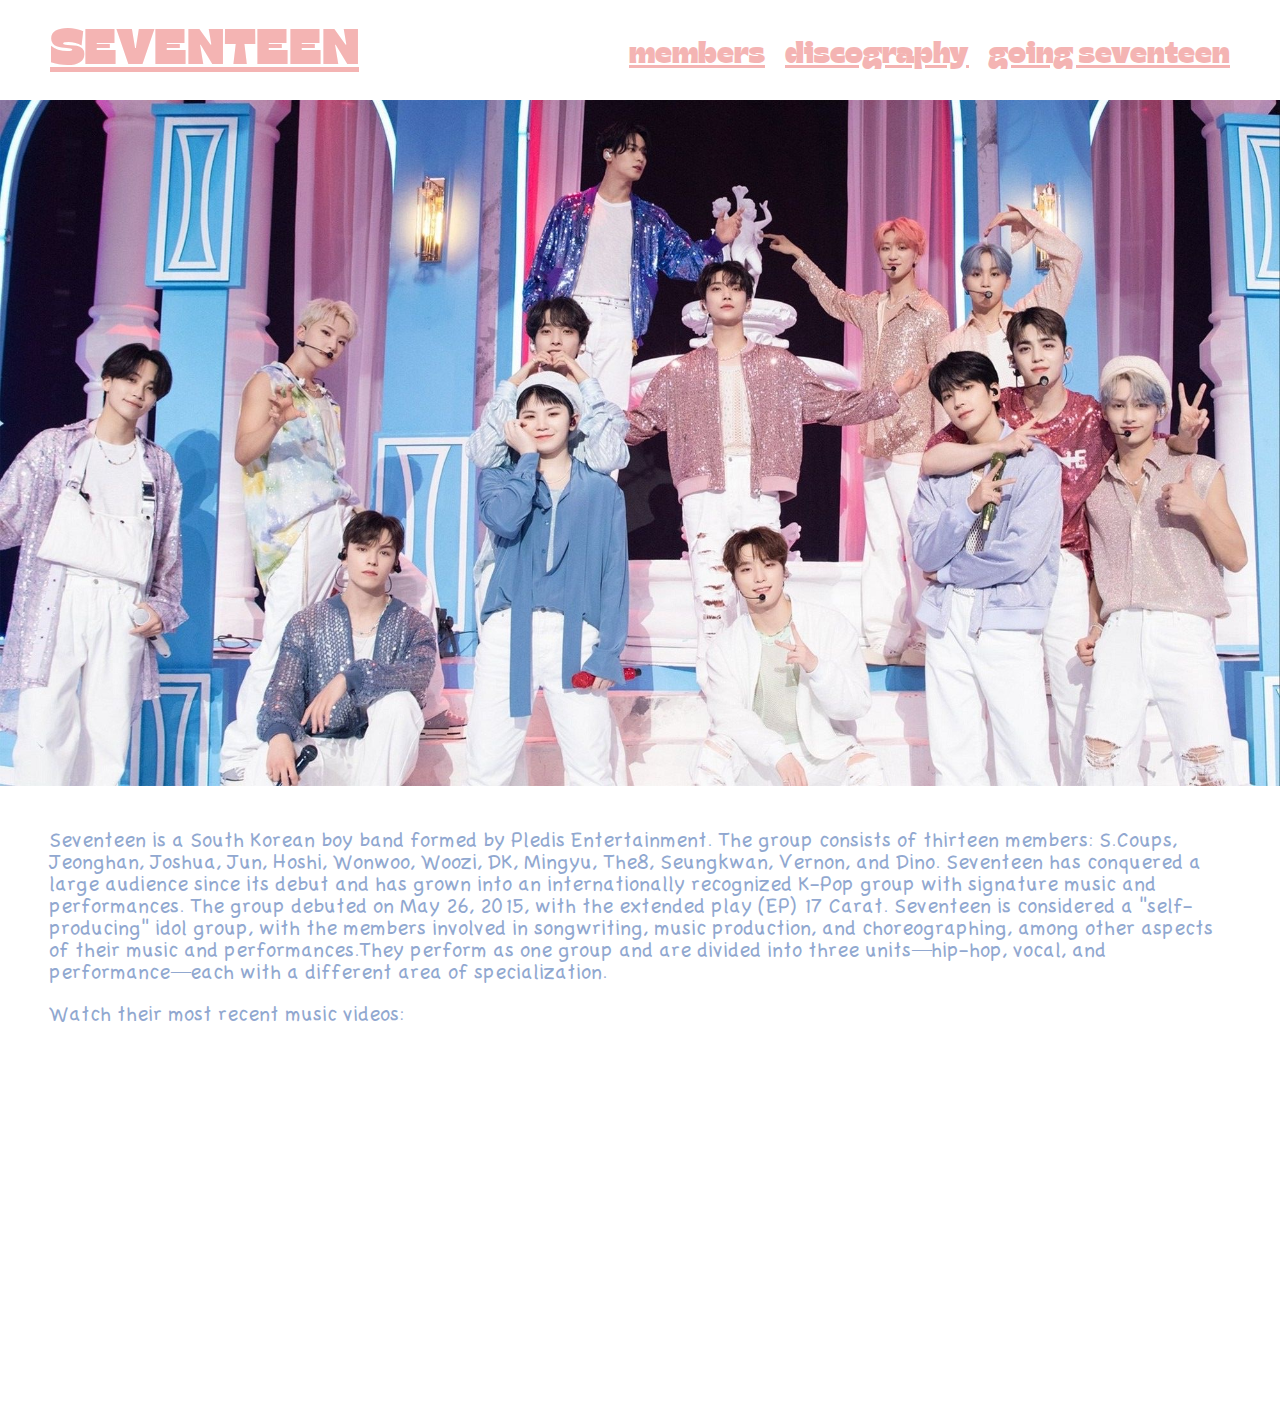
<file: index.html>
<!DOCTYPE html>
<html>
<head>
	<meta charset="utf-8">
	<meta name="viewport" content="width=device-width, initial-scale=1">
	<link rel="stylesheet" type="text/css" href="style.css">
	<title>Seventeen</title>
</head>
<body>

	<div class="navigator">
		<div class="button1"><a href="index.html">SEVENTEEN</a></div>

		<div class="navigator1">
		<div class="button"><a href="members.html">members</a></div>
		<div class="button"><a href="albums.html">discography</a></div>
		<div class="button"><a href="shows.html">going seventeen</a></div>
		</div>
	</div>
	<div class="navigatorsmall">
		<p><div class="button1small"><a href="index.html">SEVENTEEN</a></div></p>
		<div class="navigator1small">
		<P><div class="buttonsmall"><a href="members.html">members</a></div></p>
		<p><div class="buttonsmall"><a href="albums.html">discography</a></div></p>
		<p><div class="buttonsmall"><a href="shows.html">going seventeen</a></div></p>
		</div>
	</div>

	<img src="seventeen.JPG" width="100%">

	<div class="description"> <p>Seventeen is a South Korean boy band formed by Pledis Entertainment. The group consists of thirteen members: S.Coups, Jeonghan, Joshua, Jun, Hoshi, Wonwoo, Woozi, DK, Mingyu, The8, Seungkwan, Vernon, and Dino. Seventeen has conquered a large audience since its debut and has grown into an internationally recognized K-Pop group with signature music and performances. The group debuted on May 26, 2015, with the extended play (EP) 17 Carat. Seventeen is considered a "self-producing" idol group, with the members involved in songwriting, music production, and choreographing, among other aspects of their music and performances.They perform as one group and are divided into three units—hip-hop, vocal, and performance—each with a different area of specialization. </p>
	<p>Watch their most recent music videos:</p></div>
	<div class="goingseventeen">
	<iframe width="560" height="315" src="https://www.youtube.com/embed/zSQ48zyWZrY?si=dmr0gKEqo0T-pRq3" title="YouTube video player" frameborder="0" allow="accelerometer; autoplay; clipboard-write; encrypted-media; gyroscope; picture-in-picture; web-share" referrerpolicy="strict-origin-when-cross-origin" allowfullscreen></iframe>
	<iframe width="560" height="315" src="https://www.youtube.com/embed/-GQg25oP0S4?si=Ows8rHX_azW30gva" title="YouTube video player" frameborder="0" allow="accelerometer; autoplay; clipboard-write; encrypted-media; gyroscope; picture-in-picture; web-share" referrerpolicy="strict-origin-when-cross-origin" allowfullscreen></iframe>
	<br>
	<br>
	</div>
	
	<div class="descriptionsmall"> <p>Seventeen is a South Korean boy band formed by Pledis Entertainment. The group consists of thirteen members: S.Coups, Jeonghan, Joshua, Jun, Hoshi, Wonwoo, Woozi, DK, Mingyu, The8, Seungkwan, Vernon, and Dino. Seventeen has conquered a large audience since its debut and has grown into an internationally recognized K-Pop group with signature music and performances. The group debuted on May 26, 2015, with the extended play (EP) 17 Carat. Seventeen is considered a "self-producing" idol group, with the members involved in songwriting, music production, and choreographing, among other aspects of their music and performances.They perform as one group and are divided into three units—hip-hop, vocal, and performance—each with a different area of specialization. </p>
	<p>Watch their most recent music videos:</p></div>
	<div class="goingseventeensmall">
	<iframe width="100%" height="315" src="https://www.youtube.com/embed/zSQ48zyWZrY?si=dmr0gKEqo0T-pRq3" title="YouTube video player" frameborder="0" allow="accelerometer; autoplay; clipboard-write; encrypted-media; gyroscope; picture-in-picture; web-share" referrerpolicy="strict-origin-when-cross-origin" allowfullscreen></iframe>
	<br>
	<br>
	<iframe width="100%" height="315" src="https://www.youtube.com/embed/-GQg25oP0S4?si=Ows8rHX_azW30gva" title="YouTube video player" frameborder="0" allow="accelerometer; autoplay; clipboard-write; encrypted-media; gyroscope; picture-in-picture; web-share" referrerpolicy="strict-origin-when-cross-origin" allowfullscreen></iframe>
	<br>
	<br>
	</div>

</body>
</html>
</file>
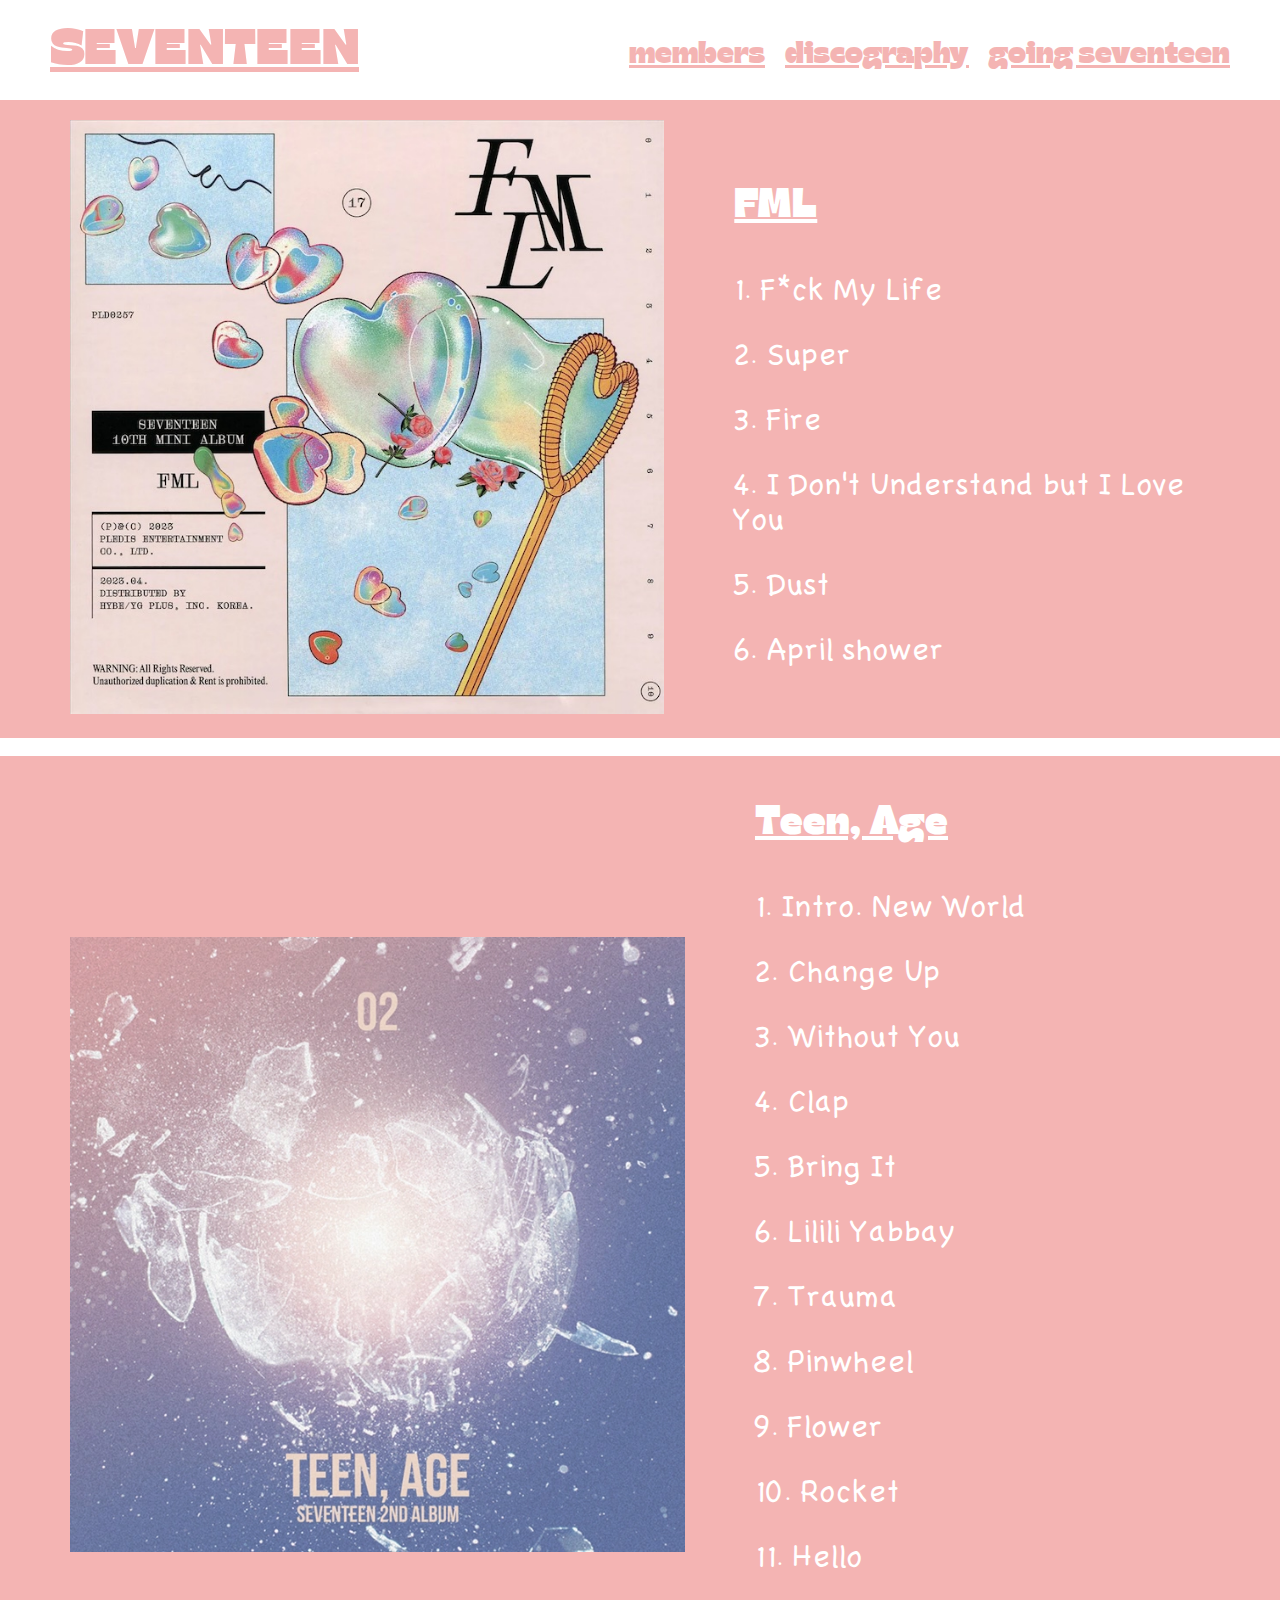
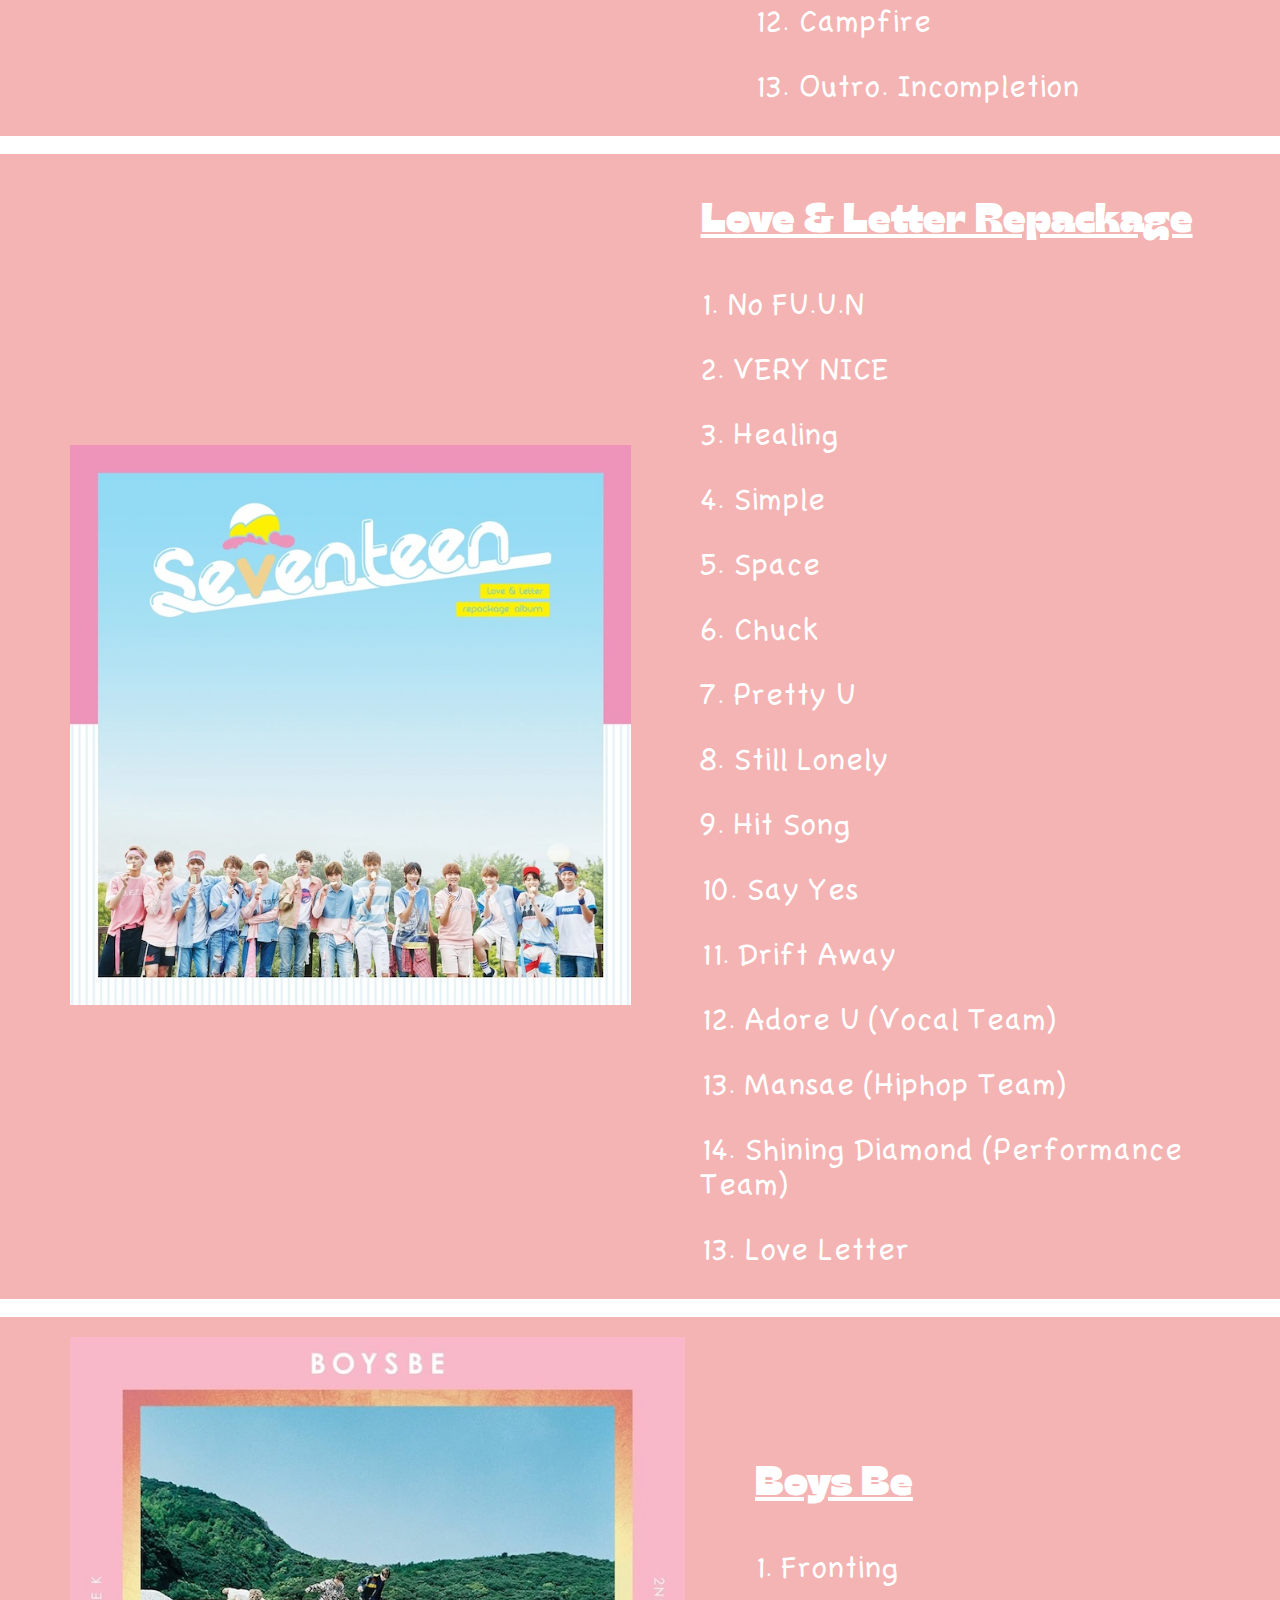
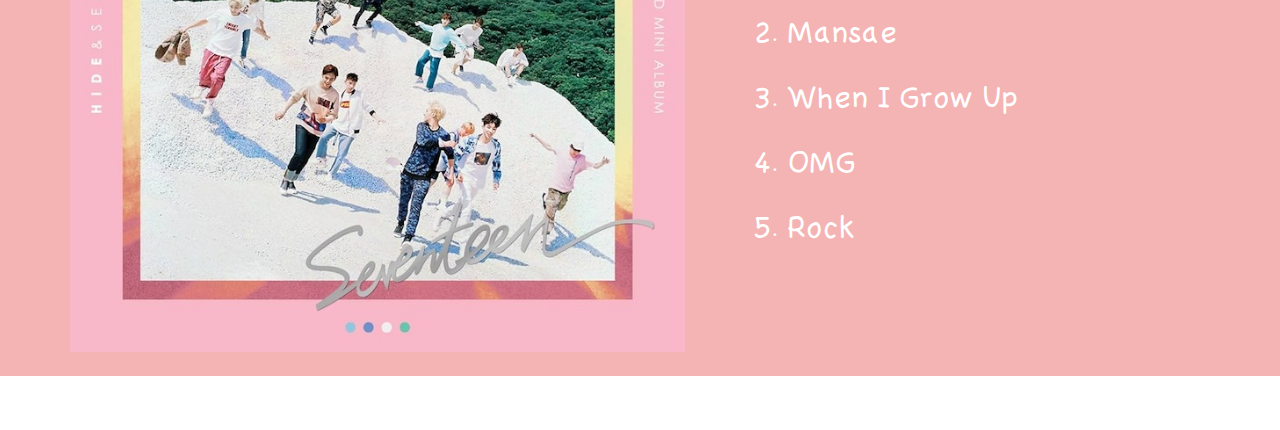
<file: albums.html>
<!DOCTYPE html>
<html>
<head>
	<meta charset="utf-8">
	<meta name="viewport" content="width=device-width, initial-scale=1">
	<link rel="stylesheet" type="text/css" href="style.css">
	<title>discography</title>
</head>
<body>
	<div class="navigator">
		<div class="button1"><a href="index.html">SEVENTEEN</a></div>

		<div class="navigator1">
		<div class="button"><a href="members.html">members</a></div>
		<div class="button"><a href="albums.html">discography</a></div>
		<div class="button"><a href="shows.html">going seventeen</a></div>
		</div>
	</div>
	<div class="navigatorsmall">
		<p><div class="button1small"><a href="index.html">SEVENTEEN</a></div></p>
		<div class="navigator1small">
		<P><div class="buttonsmall"><a href="members.html">members</a></div></p>
		<p><div class="buttonsmall"><a href="albums.html">discography</a></div></p>
		<p><div class="buttonsmall"><a href="shows.html">going seventeen</a></div></p>
		</div>
	</div>

	<div class="albums">
		<div class="albumcover"><a href="https://open.spotify.com/album/1JBzeeCJ3axQMVkqWbKh0I?si=pcQybGTaSi-k6mkWJVpyJg"><img src="fml.jpeg" style="width: 100%; height: 100%;"></a></div>
		<div class="descriptiona">
			<p class="albumname"><a href="https://open.spotify.com/album/1JBzeeCJ3axQMVkqWbKh0I?si=pcQybGTaSi-k6mkWJVpyJg">FML</a></p>
			<p>1. F*ck My Life</p>
			<p>2. Super</p>
			<p>3. Fire</p>
			<p>4. I Don't Understand but I Love You</p>
			<p>5. Dust</p>
			<p>6. April shower</p>
		</div>
	</div>
	<br>
	<div class="albums">
		<div class="albumcover"><a href="https://open.spotify.com/album/5aHdNainJWMc3n2AqfiOg5?si=Ise_SypOTqKGBBrIMsXgfw"><img src="teenage.jpeg" style="width: 100%; height: 100%;"></a></div>
		<div class="descriptiona">
			<p class="albumname"><a href="https://open.spotify.com/album/5aHdNainJWMc3n2AqfiOg5?si=Ise_SypOTqKGBBrIMsXgfw">Teen, Age</a></p>
			<p>1. Intro. New World</p>
			<p>2. Change Up</p>
			<p>3. Without You</p>
			<p>4. Clap</p>
			<p>5. Bring It</p>
			<p>6. Lilili Yabbay</p>
			<p>7. Trauma</p>
			<p>8. Pinwheel</p>
			<p>9. Flower</p>
			<p>10. Rocket</p>
			<p>11. Hello</p>
			<p>12. Campfire</p>
			<p>13. Outro. Incompletion</p>
		</div>
	</div>
	<br>
	<div class="albums">
		<div class="albumcover"><a href="https://open.spotify.com/album/7mP7AFehQDonPKEQiXvpvB?si=qdcS0uqdTvGX3zk4WMymvQ"><img src="loveletterrepackage.jpeg" style="width: 100%; height: 100%;"></a></div>
		<div class="descriptiona">
			<p class="albumname"><a href="https://open.spotify.com/album/7mP7AFehQDonPKEQiXvpvB?si=qdcS0uqdTvGX3zk4WMymvQ">Love & Letter Repackage</a></p>
			<p>1. No FU.U.N</p>
			<p>2. VERY NICE</p>
			<p>3. Healing</p>
			<p>4. Simple</p>
			<p>5. Space</p>
			<p>6. Chuck</p>
			<p>7. Pretty U</p>
			<p>8. Still Lonely</p>
			<p>9. Hit Song</p>
			<p>10. Say Yes</p>
			<p>11. Drift Away</p>
			<p>12. Adore U (Vocal Team)</p>
			<p>13. Mansae (Hiphop Team)</p>
			<p>14. Shining Diamond (Performance Team)</p>
			<p>13. Love Letter</p>
		</div>
	</div>
	<br>
	<div class="albums">
		<div class="albumcover"><a href="https://open.spotify.com/album/18aXrsD7zdPD6NSIfdwExD?si=NzVNGzzzT3SLci0Tb4jmgQ"><img src="boysbe.jpg" style="width: 100%; height: 100%;"></a></div>
		<div class="descriptiona">
			<p class="albumname"><a href="https://open.spotify.com/album/18aXrsD7zdPD6NSIfdwExD?si=NzVNGzzzT3SLci0Tb4jmgQ">Boys Be</a></p>
			<p>1. Fronting</p>
			<p>2. Mansae</p>
			<p>3. When I Grow Up</p>
			<p>4. OMG</p>
			<p>5. Rock</p>
		</div>
	</div>

	<div class="albumssmall">
		<div class="albumcoversmall"><a href="https://open.spotify.com/album/1JBzeeCJ3axQMVkqWbKh0I?si=pcQybGTaSi-k6mkWJVpyJg"><img src="fml.jpeg" style="width: 100%; height: 100%;"></a></div>
		<div class="descriptionasmall">
			<p class="albumnamesmall"><a href="https://open.spotify.com/album/1JBzeeCJ3axQMVkqWbKh0I?si=pcQybGTaSi-k6mkWJVpyJg">FML</a></p>
			<p>1. F*ck My Life</p>
			<p>2. Super</p>
			<p>3. Fire</p>
			<p>4. I Don't Understand but I Love You</p>
			<p>5. Dust</p>
			<p>6. April shower</p>
		</div>
	</div>
	<br>
	<div class="albumssmall">
		<div class="albumcoversmall"><a href="https://open.spotify.com/album/5aHdNainJWMc3n2AqfiOg5?si=Ise_SypOTqKGBBrIMsXgfw"><img src="teenage.jpeg" style="width: 100%; height: 100%;"></a></div>
		<div class="descriptionasmall">
			<p class="albumnamesmall"><a href="https://open.spotify.com/album/5aHdNainJWMc3n2AqfiOg5?si=Ise_SypOTqKGBBrIMsXgfw">Teen, Age</a></p>
			<p>1. Intro. New World</p>
			<p>2. Change Up</p>
			<p>3. Without You</p>
			<p>4. Clap</p>
			<p>5. Bring It</p>
			<p>6. Lilili Yabbay</p>
			<p>7. Trauma</p>
			<p>8. Pinwheel</p>
			<p>9. Flower</p>
			<p>10. Rocket</p>
			<p>11. Hello</p>
			<p>12. Campfire</p>
			<p>13. Outro. Incompletion</p>
		</div>
	</div>
	<br>
	<div class="albumssmall">
		<div class="albumcoversmall"><a href="https://open.spotify.com/album/7mP7AFehQDonPKEQiXvpvB?si=qdcS0uqdTvGX3zk4WMymvQ"><img src="loveletterrepackage.jpeg" style="width: 100%; height: 100%;"></a></div>
		<div class="descriptionasmall">
			<p class="albumnamesmall"><a href="https://open.spotify.com/album/7mP7AFehQDonPKEQiXvpvB?si=qdcS0uqdTvGX3zk4WMymvQ">Love & Letter Repackage</a></p>
			<p>1. No FU.U.N</p>
			<p>2. VERY NICE</p>
			<p>3. Healing</p>
			<p>4. Simple</p>
			<p>5. Space</p>
			<p>6. Chuck</p>
			<p>7. Pretty U</p>
			<p>8. Still Lonely</p>
			<p>9. Hit Song</p>
			<p>10. Say Yes</p>
			<p>11. Drift Away</p>
			<p>12. Adore U (Vocal Team)</p>
			<p>13. Mansae (Hiphop Team)</p>
			<p>14. Shining Diamond (Performance Team)</p>
			<p>13. Love Letter</p>
		</div>
	</div>
	<br>
	<div class="albumssmall">
		<div class="albumcoversmall"><a href="https://open.spotify.com/album/18aXrsD7zdPD6NSIfdwExD?si=NzVNGzzzT3SLci0Tb4jmgQ"><img src="boysbe.jpg" style="width: 100%; height: 100%;"></a></div>
		<div class="descriptionasmall">
			<p class="albumnamesmall"><a href="https://open.spotify.com/album/18aXrsD7zdPD6NSIfdwExD?si=NzVNGzzzT3SLci0Tb4jmgQ">Boys Be</a></p>
			<p>1. Fronting</p>
			<p>2. Mansae</p>
			<p>3. When I Grow Up</p>
			<p>4. OMG</p>
			<p>5. Rock</p>
		</div>
	</div>

</body>
</html>
</file>
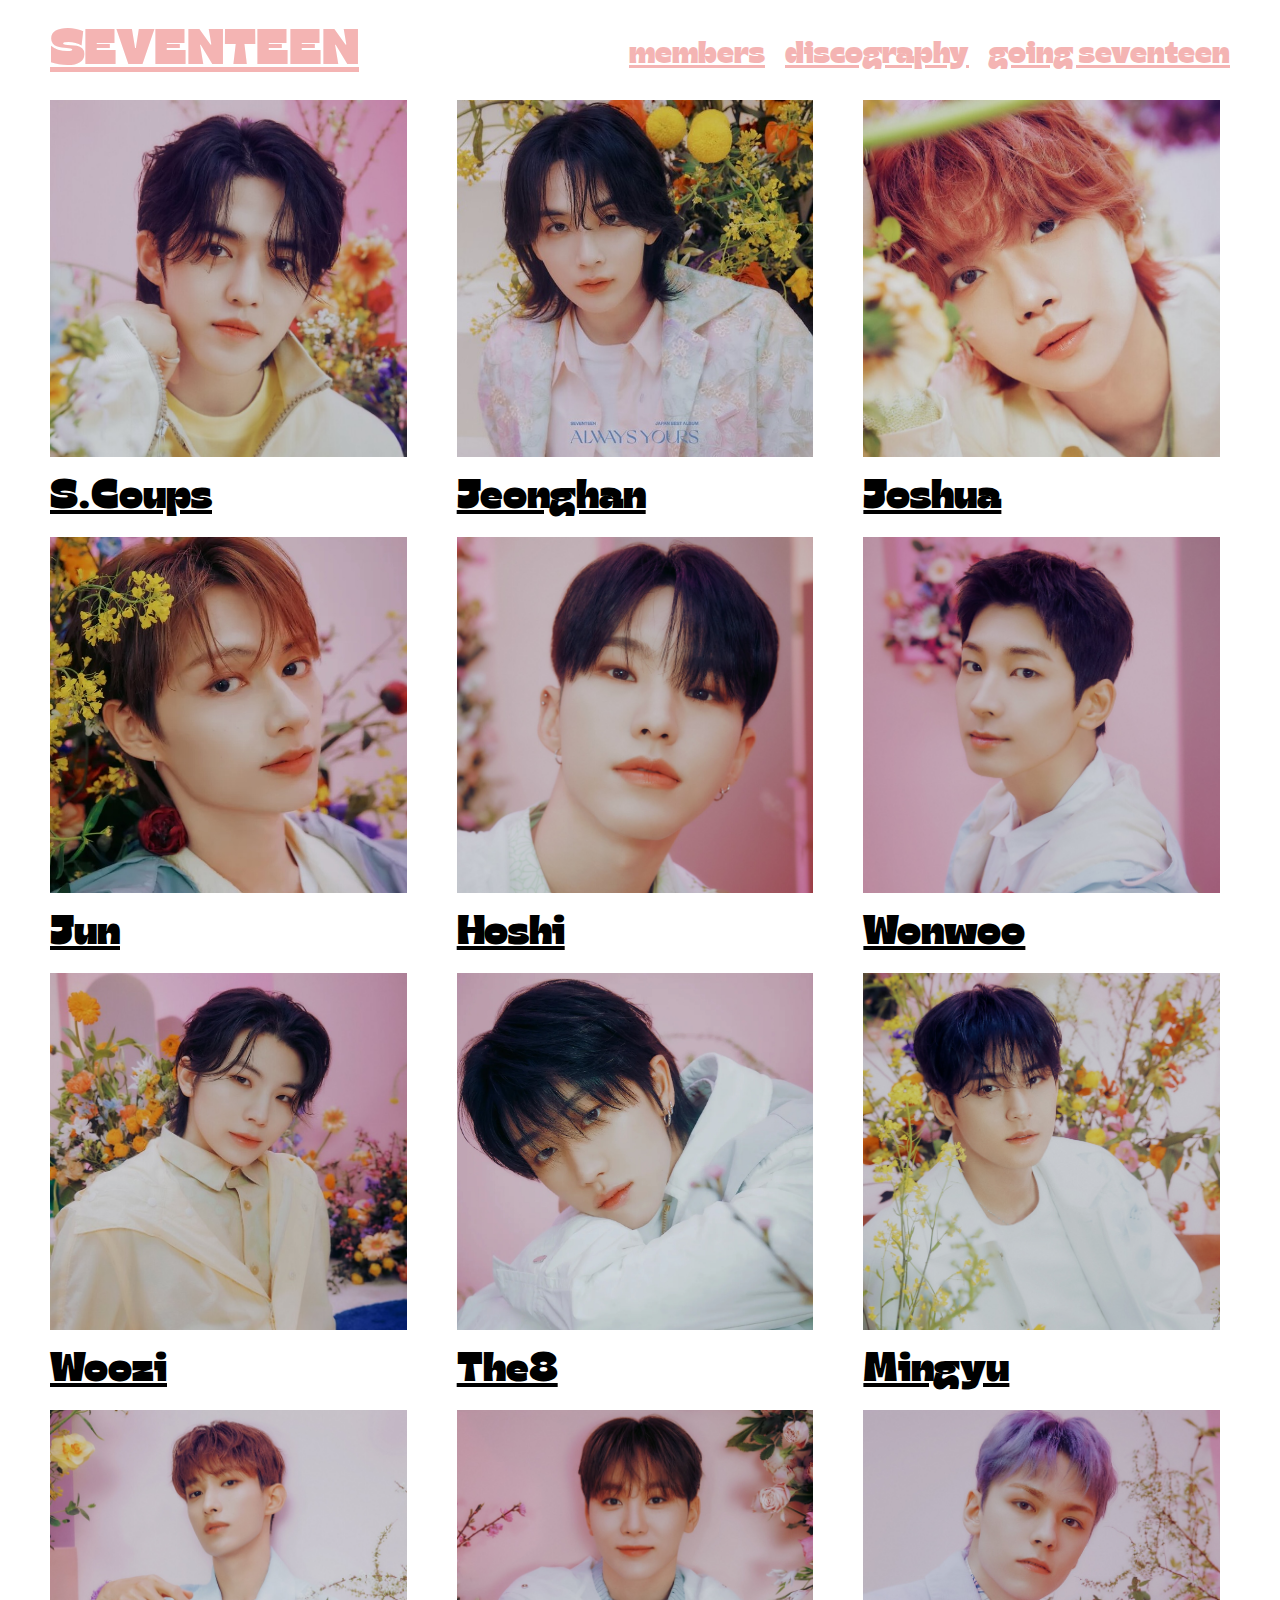
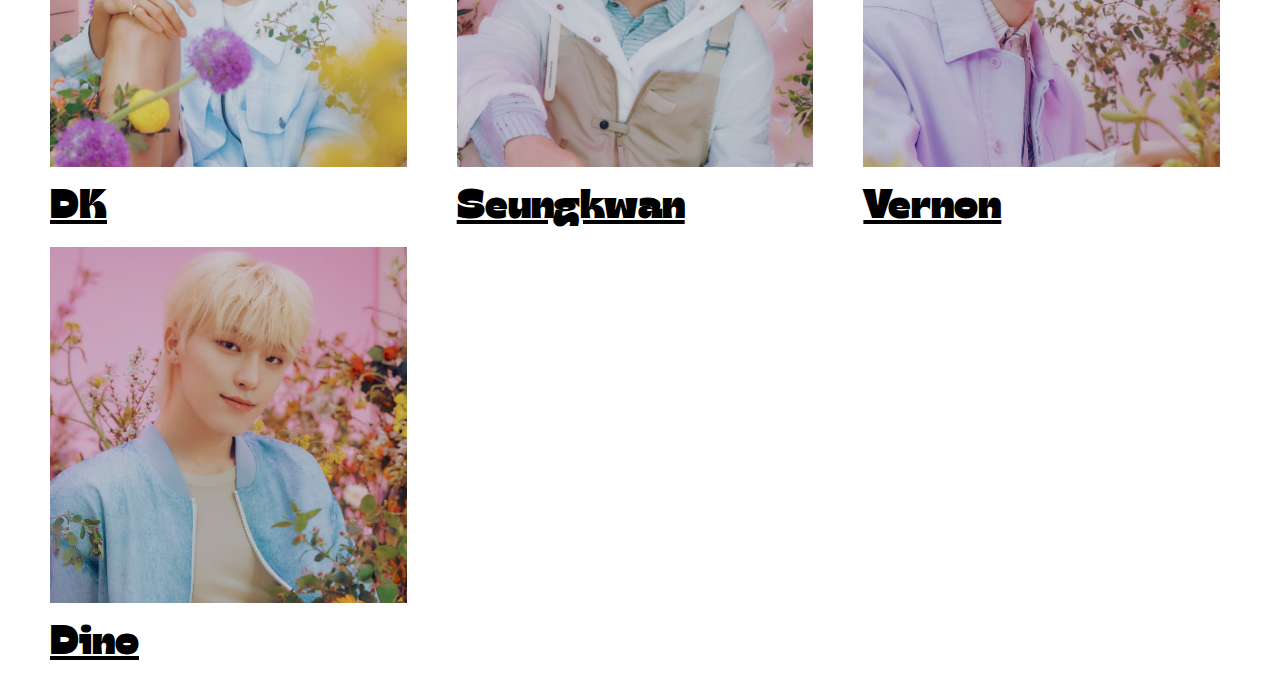
<file: members.html>
<!DOCTYPE html>
<html>
<head>
	<meta charset="utf-8">
	<meta name="viewport" content="width=device-width, initial-scale=1">
	<link rel="stylesheet" type="text/css" href="style.css">
	<title>members</title>
</head>
<body>
	<div class="navigator">
		<div class="button1"><a href="index.html">SEVENTEEN</a></div>

		<div class="navigator1">
		<div class="button"><a href="members.html">members</a></div>
		<div class="button"><a href="albums.html">discography</a></div>
		<div class="button"><a href="shows.html">going seventeen</a></div>
		</div>
	</div>
	<div class="navigatorsmall">
		<p><div class="button1small"><a href="index.html">SEVENTEEN</a></div></p>
		<div class="navigator1small">
		<P><div class="buttonsmall"><a href="members.html">members</a></div></p>
		<p><div class="buttonsmall"><a href="albums.html">discography</a></div></p>
		<p><div class="buttonsmall"><a href="shows.html">going seventeen</a></div></p>
	</div>
	</div>


	<div class="members1">
		<div class="members2">
			<a href="https://www.instagram.com/sound_of_coups?utm_source=ig_web_button_share_sheet&igsh=ZDNlZDc0MzIxNw=="><img src="scoups.jpeg" width="100%"><p>S.Coups</p></a>
		</div>
		<div class="members2">
			<a href="https://www.instagram.com/jeonghaniyoo_n?utm_source=ig_web_button_share_sheet&igsh=ZDNlZDc0MzIxNw=="><img src="jeonghan.jpeg" width="100%"><p>Jeonghan</p></a>
		</div>
		<div class="members2">
			<a href="https://www.instagram.com/joshu_acoustic?utm_source=ig_web_button_share_sheet&igsh=ZDNlZDc0MzIxNw=="><img src="joshua.jpeg" width="100%"><p>Joshua</p></a>
		</div>
		<div class="members2">
			<a href="https://www.instagram.com/junhui_moon?utm_source=ig_web_button_share_sheet&igsh=ZDNlZDc0MzIxNw=="><img src="jun.jpeg" width="100%"><p>Jun</p></a>
		</div>
		<div class="members2">
			<a href="https://www.instagram.com/ho5hi_kwon?utm_source=ig_web_button_share_sheet&igsh=ZDNlZDc0MzIxNw=="><img src="hoshi.jpeg" width="100%"><p>Hoshi</p></a>
		</div>
		<div class="members2">
			<a href="https://www.instagram.com/everyone_woo?utm_source=ig_web_button_share_sheet&igsh=ZDNlZDc0MzIxNw=="><img src="wonwoo.jpeg" width="100%"><p>Wonwoo</p></a>
		</div>
		<div class="members2">
			<a href="https://www.instagram.com/woozi_universefactory?utm_source=ig_web_button_share_sheet&igsh=ZDNlZDc0MzIxNw=="><img src="woozi.jpeg" width="100%"><p>Woozi</p></a>
		</div>
		<div class="members2">
			<a href="https://www.instagram.com/xuminghao_o?utm_source=ig_web_button_share_sheet&igsh=ZDNlZDc0MzIxNw=="><img src="the8.jpeg" width="100%"><p>The8</p></a>
		</div>
		<div class="members2">
			<a href="https://www.instagram.com/min9yu_k?utm_source=ig_web_button_share_sheet&igsh=ZDNlZDc0MzIxNw=="><img src="mingyu.jpeg" width="100%"><p>Mingyu</p></a>
		</div>
		<div class="members2">
			<a href="https://www.instagram.com/dk_is_dokyeom?utm_source=ig_web_button_share_sheet&igsh=ZDNlZDc0MzIxNw=="><img src="dk.jpeg" width="100%"><p>DK</p></a>
		</div>
		<div class="members2">
			<a href="https://www.instagram.com/pledis_boos?utm_source=ig_web_button_share_sheet&igsh=ZDNlZDc0MzIxNw=="><img src="seungkwan.jpeg" width="100%"><p>Seungkwan</p></a>
		</div>
		<div class="members2">
			<a href="https://www.instagram.com/vernonline?utm_source=ig_web_button_share_sheet&igsh=ZDNlZDc0MzIxNw=="><img src="vernon.jpeg" width="100%"><p>Vernon</p></a>
		</div>
		<div class="members2">
			<a href="https://www.instagram.com/feat.dino?utm_source=ig_web_button_share_sheet&igsh=ZDNlZDc0MzIxNw=="><img src="dino.jpeg" width="100%"><p>Dino</p></a>
		</div>
	</div>
	<div class="members1small">
		<div class="members2small">
			<a href="https://www.instagram.com/sound_of_coups?utm_source=ig_web_button_share_sheet&igsh=ZDNlZDc0MzIxNw=="><img src="scoups.jpeg" width="100%"><p>S.Coups</p></a>
		</div>
		<div class="members2small">
			<a href="https://www.instagram.com/jeonghaniyoo_n?utm_source=ig_web_button_share_sheet&igsh=ZDNlZDc0MzIxNw=="><img src="jeonghan.jpeg" width="100%"><p>Jeonghan</p></a>
		</div>
		<div class="members2small">
			<a href="https://www.instagram.com/joshu_acoustic?utm_source=ig_web_button_share_sheet&igsh=ZDNlZDc0MzIxNw=="><img src="joshua.jpeg" width="100%"><p>Joshua</p></a>
		</div>
		<div class="members2small">
			<a href="https://www.instagram.com/junhui_moon?utm_source=ig_web_button_share_sheet&igsh=ZDNlZDc0MzIxNw=="><img src="jun.jpeg" width="100%"><p>Jun</p></a>
		</div>
		<div class="members2small">
			<a href="https://www.instagram.com/ho5hi_kwon?utm_source=ig_web_button_share_sheet&igsh=ZDNlZDc0MzIxNw=="><img src="hoshi.jpeg" width="100%"><p>Hoshi</p></a>
		</div>
		<div class="members2small">
			<a href="https://www.instagram.com/everyone_woo?utm_source=ig_web_button_share_sheet&igsh=ZDNlZDc0MzIxNw=="><img src="wonwoo.jpeg" width="100%"><p>Wonwoo</p></a>
		</div>
		<div class="members2small">
			<a href="https://www.instagram.com/woozi_universefactory?utm_source=ig_web_button_share_sheet&igsh=ZDNlZDc0MzIxNw=="><img src="woozi.jpeg" width="100%"><p>Woozi</p></a>
		</div>
		<div class="members2small">
			<a href="https://www.instagram.com/xuminghao_o?utm_source=ig_web_button_share_sheet&igsh=ZDNlZDc0MzIxNw=="><img src="the8.jpeg" width="100%"><p>The8</p></a>
		</div>
		<div class="members2small">
			<a href="https://www.instagram.com/min9yu_k?utm_source=ig_web_button_share_sheet&igsh=ZDNlZDc0MzIxNw=="><img src="mingyu.jpeg" width="100%"><p>Mingyu</p></a>
		</div>
		<div class="members2small">
			<a href="https://www.instagram.com/dk_is_dokyeom?utm_source=ig_web_button_share_sheet&igsh=ZDNlZDc0MzIxNw=="><img src="dk.jpeg" width="100%"><p>DK</p></a>
		</div>
		<div class="members2small">
			<a href="https://www.instagram.com/pledis_boos?utm_source=ig_web_button_share_sheet&igsh=ZDNlZDc0MzIxNw=="><img src="seungkwan.jpeg" width="100%"><p>Seungkwan</p></a>
		</div>
		<div class="members2small">
			<a href="https://www.instagram.com/vernonline?utm_source=ig_web_button_share_sheet&igsh=ZDNlZDc0MzIxNw=="><img src="vernon.jpeg" width="100%"><p>Vernon</p></a>
		</div>
		<div class="members2small">
			<a href="https://www.instagram.com/feat.dino?utm_source=ig_web_button_share_sheet&igsh=ZDNlZDc0MzIxNw=="><img src="dino.jpeg" width="100%"><p>Dino</p></a>
		</div>
	</div>

</body>
</html>
</file>
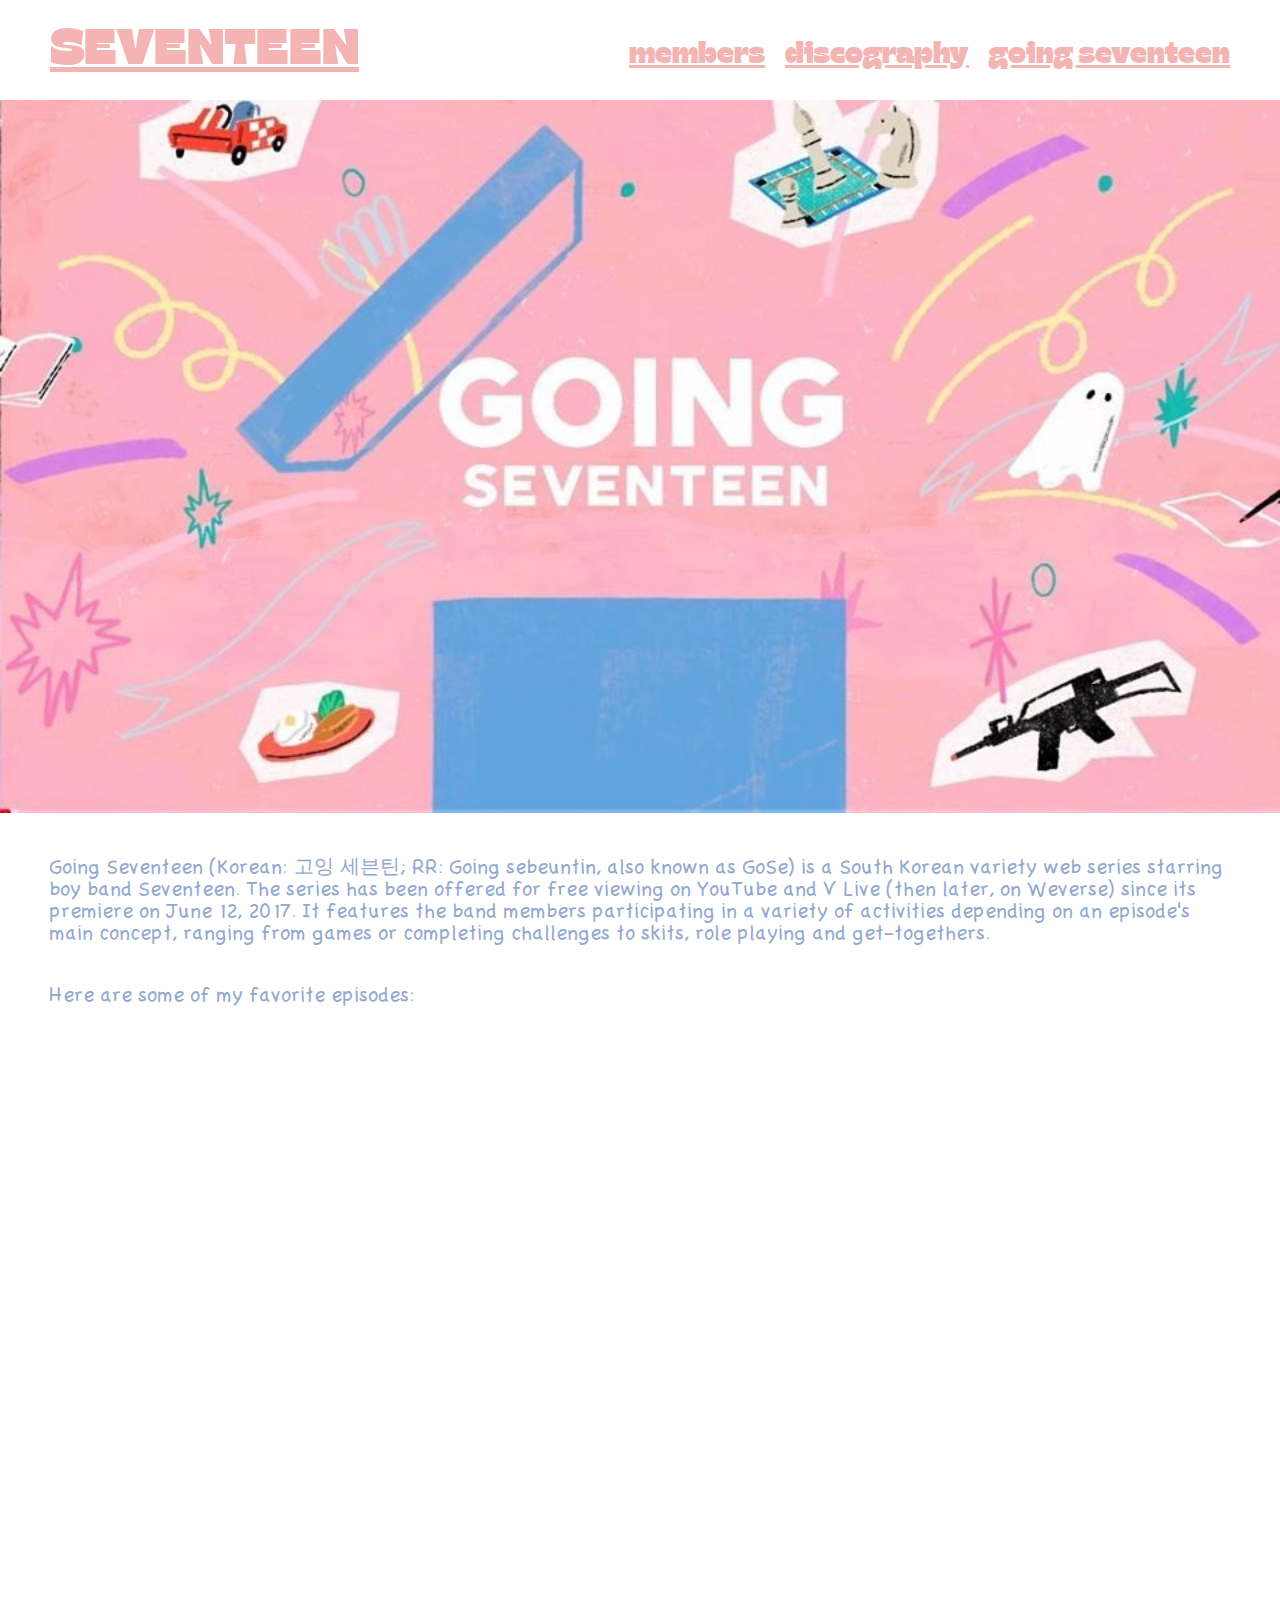
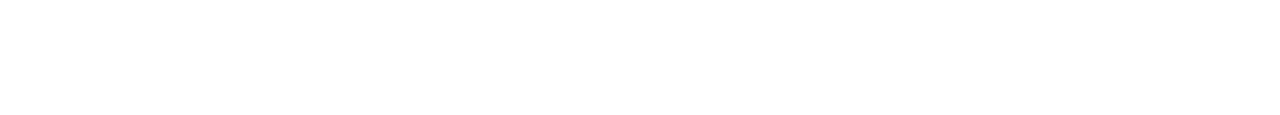
<file: shows.html>
<!DOCTYPE html>
<html>
<head>
	<meta charset="utf-8">
	<meta name="viewport" content="width=device-width, initial-scale=1">
	<link rel="stylesheet" type="text/css" href="style.css">
	<title>going seventeen</title>
</head>
<body>

	<div class="navigator">
		<div class="button1"><a href="index.html">SEVENTEEN</a></div>

		<div class="navigator1">
		<div class="button"><a href="members.html">members</a></div>
		<div class="button"><a href="albums.html">discography</a></div>
		<div class="button"><a href="shows.html">going seventeen</a></div>
		</div>
	</div>
	<div class="navigatorsmall">
		<p><div class="button1small"><a href="index.html">SEVENTEEN</a></div></p>
		<div class="navigator1small">
		<P><div class="buttonsmall"><a href="members.html">members</a></div></p>
		<p><div class="buttonsmall"><a href="albums.html">discography</a></div></p>
		<p><div class="buttonsmall"><a href="shows.html">going seventeen</a></div></p>
		</div>
	</div>

	<a href="https://youtube.com/playlist?list=PLk_UmMfvZDx21Z9eEQ9DcIlUfZp1uwEup&feature=shared"><img src="goingseventeen.jpeg"style="width: 100%;"></a>
	<p class="descriptiongose">Going Seventeen (Korean: 고잉 세븐틴; RR: Going sebeuntin, also known as GoSe) is a South Korean variety web series starring boy band Seventeen. The series has been offered for free viewing on YouTube and V Live (then later, on Weverse) since its premiere on June 12, 2017. It features the band members participating in a variety of activities depending on an episode's main concept, ranging from games or completing challenges to skits, role playing and get-togethers.</p>
	<p class="descriptiongose">Here are some of my favorite episodes:</p>
	<div class="goingseventeen">
		<div>
			<iframe width="560" height="315" src="https://www.youtube.com/embed/VJnLi4MksCk?si=xCYb5bThBAGsm5fW" title="YouTube video player" frameborder="0" allow="accelerometer; autoplay; clipboard-write; encrypted-media; gyroscope; picture-in-picture; web-share" allowfullscreen></iframe>
		</div>
		<div>
			<iframe width="560" height="315" src="https://www.youtube.com/embed/bA7XCoBsIDs?si=gFm0gcd7TBus6vlG" title="YouTube video player" frameborder="0" allow="accelerometer; autoplay; clipboard-write; encrypted-media; gyroscope; picture-in-picture; web-share" allowfullscreen></iframe>
		</div>
		<div>
			<iframe width="560" height="315" src="https://www.youtube.com/embed/T5etCb0-pO0?si=S44wyc58keeITVyb" title="YouTube video player" frameborder="0" allow="accelerometer; autoplay; clipboard-write; encrypted-media; gyroscope; picture-in-picture; web-share" referrerpolicy="strict-origin-when-cross-origin" allowfullscreen></iframe>
		</div>
		<div>
			<iframe width="560" height="315" src="https://www.youtube.com/embed/MqrdKz3Ulyk?si=jiDzEU3vnV2Fu1MW" title="YouTube video player" frameborder="0" allow="accelerometer; autoplay; clipboard-write; encrypted-media; gyroscope; picture-in-picture; web-share" referrerpolicy="strict-origin-when-cross-origin" allowfullscreen></iframe>
		</div>
	</div>

	<p class="descriptiongosesmall">Going Seventeen (Korean: 고잉 세븐틴; RR: Going sebeuntin, also known as GoSe) is a South Korean variety web series starring boy band Seventeen. The series has been offered for free viewing on YouTube and V Live (then later, on Weverse) since its premiere on June 12, 2017. It features the band members participating in a variety of activities depending on an episode's main concept, ranging from games or completing challenges to skits, role playing and get-togethers.</p>
	<p class="descriptiongosesmall">Here are some of my favorite episodes:</p>
	<div class="goingseventeensmall">
		<div>
			<iframe width="100%" height="315" src="https://www.youtube.com/embed/VJnLi4MksCk?si=xCYb5bThBAGsm5fW" title="YouTube video player" frameborder="0" allow="accelerometer; autoplay; clipboard-write; encrypted-media; gyroscope; picture-in-picture; web-share" allowfullscreen></iframe>
			<br>
			<br>
		</div>
		<div>
			<iframe width="100%" height="315" src="https://www.youtube.com/embed/bA7XCoBsIDs?si=gFm0gcd7TBus6vlG" title="YouTube video player" frameborder="0" allow="accelerometer; autoplay; clipboard-write; encrypted-media; gyroscope; picture-in-picture; web-share" allowfullscreen></iframe>
			<br>
			<br>
		</div>
		<div>
			<iframe width="100%" height="315" src="https://www.youtube.com/embed/T5etCb0-pO0?si=S44wyc58keeITVyb" title="YouTube video player" frameborder="0" allow="accelerometer; autoplay; clipboard-write; encrypted-media; gyroscope; picture-in-picture; web-share" referrerpolicy="strict-origin-when-cross-origin" allowfullscreen></iframe>
			<br>
			<br>
		</div>
		<div>
			<iframe width="100%" height="315" src="https://www.youtube.com/embed/MqrdKz3Ulyk?si=jiDzEU3vnV2Fu1MW" title="YouTube video player" frameborder="0" allow="accelerometer; autoplay; clipboard-write; encrypted-media; gyroscope; picture-in-picture; web-share" referrerpolicy="strict-origin-when-cross-origin" allowfullscreen></iframe>
			<br>
			<br>
		</div>
	</div>

</body>
</html>
</file>
<file: style.css>
@font-face {
  font-family: 'Gulfs Display';
  src: url(GulfsDisplay-Normal.ttf);
}

@font-face {
  font-family: 'Gaelle';
  src: url(Gaelle001.ttf);
}

@media screen and (min-width: 600px) {
	.navigatorsmall {
		display: none;
	}
	.descriptionsmall, .descriptiongosesmall {
		display: none;
	}
	.goingseventeensmall {
		display: none;
	}
	.members1small {
		display: none;
	}
	.members2small {
		display: none;
	}
	.albumssmall, .albumnamesmall, .albumcoversmall, .descriptionasmall {
		display: none;
	}
}

body {
	box-sizing: border-box;
	margin: 0px;
}

.navigator {
	display: flex;
	padding-left: 50px;
	padding-right: 50px;
	justify-content: space-between;
	font-family: 'Gulfs Display';
	height: 100px;
	align-items: center;
}

.button {
	font-size: 30px;
	padding-top: 10px;
	text-align: center;
	padding-left: 20px;
}

.navigator1 {
	display: flex;
}

.button1 {
	width: 330px;
	font-size: 50px;
}

a:visited, a:link {
	color: #f4b4b3;
}

a:active {
	color: #91a8d0;
}

a:hover {
	color: #91a8d0;
}

.albumname > a, .albumname > a:visited {
	color: #fff;
}

.albumname > a:hover{
	color: #91a8d0;
}

.albumnamesmall > a, .albumnamesmall > a:visited {
	color: #fff;
}

.albumnamesmall > a:hover{
	color: #91a8d0;
}

.description {
	padding-left: 50px;
	padding-right: 50px;
	padding-top: 20px;
	font-family: 'Gaelle';
	font-size: 20px;
	line-height: 22px;
	color: #91a8d0;
	height: auto;
}

.descriptiongose {
	padding-left: 50px;
	padding-right: 50px;
	padding-top: 20px;
	font-family: 'Gaelle';
	font-size: 20px;
	line-height: 22px;
	color: #91a8d0;
	height: auto;
}

.members1 {
	display: flex;
	padding-right: 50px;
	flex-wrap: wrap;
}

.members2 {
	padding-left: 50px;
	font-family: 'Gulfs Display';
	font-size: 40px;
	line-height: 0px;
	width: 29%;
}

.albums {
	display: flex;
	align-items: center;
	background: #f4b4b3;
	padding-left: 50px;
}

.albumcover {
	width: 50%;
	height: auto;
	max-height: 100%;
	padding: 20px;
}

.descriptiona {
	padding-right: 50px;
	padding-left: 50px;
	font-family: 'Gaelle';
	font-size: 30px;
	color: #fff;
}

.albumname {
		font-family: 'Gulfs Display';
		font-size: 40px;
}

.goingseventeen {
	display: flex;
	flex-wrap: wrap;
	justify-content: space-around;
	margin-bottom: 50px;
}

.members2 > a, .members2 > a:visited {
	color: #000;
}

.members2 > a:hover{
	color: #f4b4b3;
}

.members2small > a, .members2small > a:visited {
	color: #000;
}

.members2small > a:hover{
	color: #f4b4b3;
}

@media screen and (max-width: 600px) {
	.navigator {
		display: none;
	}
	.navigatorsmall {
		padding-left: 50px;
		padding-right: 50px;
		font-family: 'Gulfs Display';
		text-align: center;
		padding-top: 10px;
	}

	.buttonsmall {
		font-size: 30px;
		text-align: center;
		line-height: 20px;
	}

	.button1small {
		font-size: 50px;
		text-align: center;
		line-height: 40px;
	}
	.description {
		display: none;
	}
	.descriptionsmall {
	padding-left: 20px;
	padding-right: 20px;
	font-family: 'Gaelle';
	font-size: 20px;
	line-height: 22px;
	color: #91a8d0;
	height: auto;
	}
	.goingseventeen {
		display: none;
	}
	.goingseventeensmall {
	width: 100%;
	}
	.members1 {
		display: none;
	}
	.members2 {
		display: none;
	}
	.members1small {
	padding-right: 20px;
	}
	.members2small {
	padding-left: 20px;
	font-family: 'Gulfs Display';
	font-size: 40px;
	line-height: 0px;
	width: 100%%;
	}
	.albums, .albumname, .albumcover, .descriptiona {
		display: none;
	}
	.albumssmall {
	background: #f4b4b3;
	margin-top: 0px;
	}
.albumcoversmall {
	padding-left: 20px;
	padding-right: 20px;
	padding-top: 20px;
	}
.descriptionasmall {
	padding-right: 20px;
	padding-left: 20px;
	font-family: 'Gaelle';
	font-size: 20px;
	line-height: 25px;
	padding-bottom: 20px;
	color: #fff;
	}
.albumnamesmall {
		font-family: 'Gulfs Display';
		font-size: 40px;
		line-height: 40px;
	}
.descriptiongose {
	display: none;
}
.descriptiongosesmall {
	padding-left: 20px;
	padding-right: 20px;
	font-family: 'Gaelle';
	font-size: 20px;
	line-height: 22px;
	color: #91a8d0;
	height: auto;
	}
}
</file>
